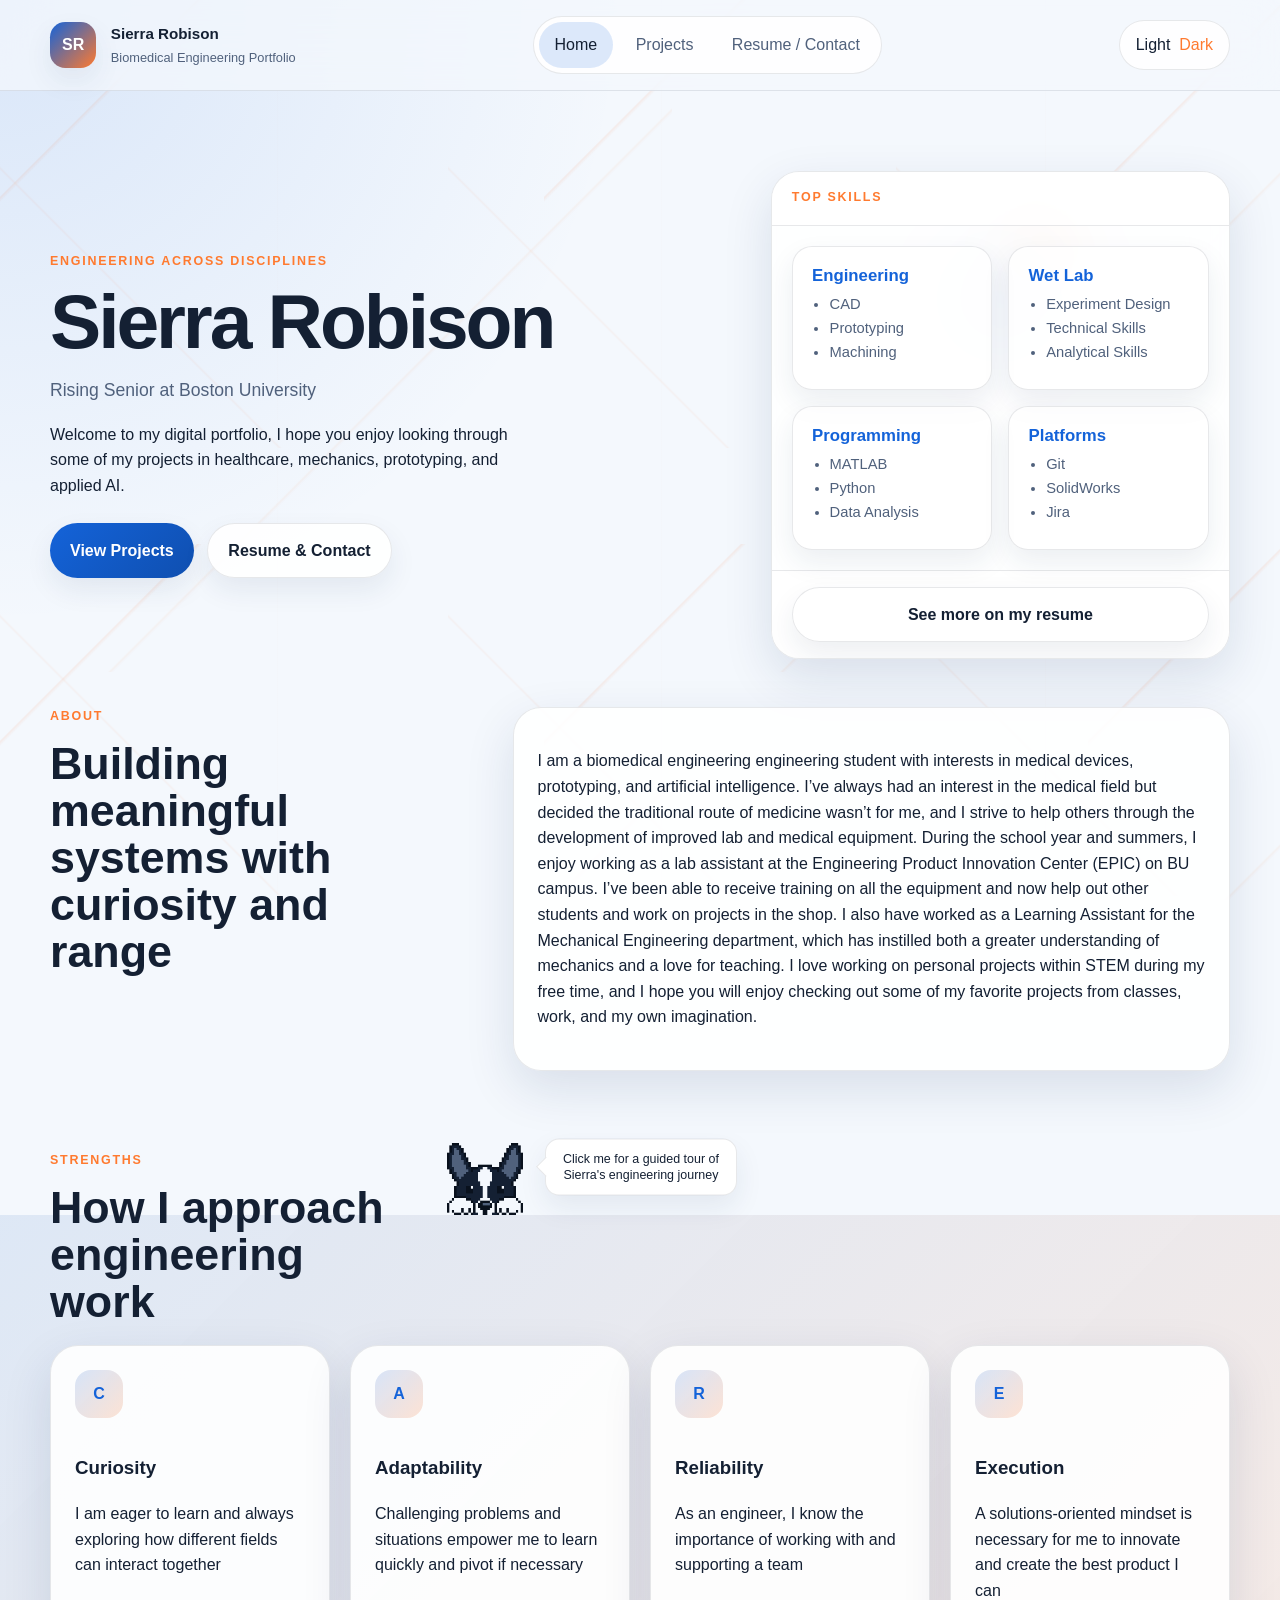
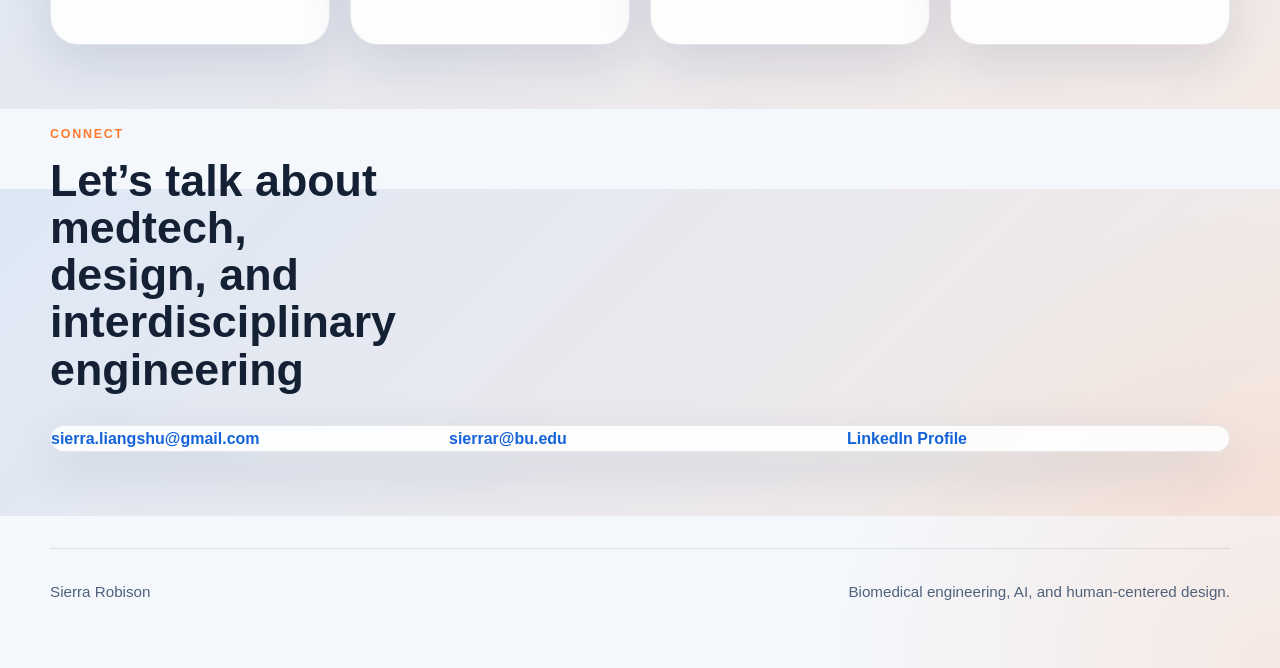
<file: index.html>
<!DOCTYPE html>
<html lang="en">
  <head>
    <!-- Google tag (gtag.js) -->
    <script async src="https://www.googletagmanager.com/gtag/js?id=G-KRKDCWG2F1"></script>
    <script>
      window.dataLayer = window.dataLayer || [];
      function gtag(){dataLayer.push(arguments);}
      gtag('js', new Date());

      gtag('config', 'G-KRKDCWG2F1');
    </script>
    <meta charset="UTF-8" />
    <meta name="viewport" content="width=device-width, initial-scale=1.0" />
    <title>Sierra Robison | Biomedical Engineering Portfolio</title>
    <meta
      name="description"
      content="Portfolio of Sierra Robison, a biomedical engineering student focused on AI, medtech, mechanics, and interdisciplinary design."
    />
    <link rel="preconnect" href="https://fonts.googleapis.com" />
    <link rel="preconnect" href="https://fonts.gstatic.com" crossorigin />
    <link rel="stylesheet" href="assets/css/styles.css" />
    <script defer src="assets/js/site.js"></script>
  </head>
  <body data-page="home">
    <div class="site-shell">
      <header class="site-header">
        <div class="container nav-wrap">
          <a class="brand" href="index.html">
            <span class="brand-mark">SR</span>
            <span class="brand-copy">
              <strong>Sierra Robison</strong>
              <span>Biomedical Engineering Portfolio</span>
            </span>
          </a>

          <nav class="site-nav" aria-label="Primary">
            <a class="nav-link active" href="index.html">Home</a>
            <a class="nav-link" href="projects.html">Projects</a>
            <a class="nav-link" href="resume-contact.html">Resume / Contact</a>
          </nav>

          <button class="theme-toggle" type="button" data-theme-toggle aria-label="Toggle color theme">
            <span class="theme-toggle-light">Light</span>
            <span class="theme-toggle-dark">Dark</span>
          </button>
        </div>
      </header>

      <main>
        <section class="hero-section">
          <div class="container hero-grid">
            <div class="hero-copy reveal">
              <p class="eyebrow">Engineering across disciplines</p>
              <h1>Sierra Robison</h1>
              <p class="hero-tagline">
                Rising Senior at Boston University
              </p>
              <p class="hero-text">
                Welcome to my digital portfolio, I hope you enjoy looking through some of my projects in healthcare, mechanics, prototyping, and applied AI. 
              </p>
              <div class="hero-actions">
                <a class="button button-primary" href="projects.html">View Projects</a>
                <a class="button button-secondary" href="resume-contact.html">Resume & Contact</a>
              </div>
            </div>

            <div class="hero-panel reveal reveal-delay">
              <div class="hero-orbit"></div>
              <div class="hero-skills glass-card">
                <div class="hero-skills-bar hero-skills-bar-top">
                  <p class="hero-card-label">Top skills</p>
                </div>
                <div class="hero-skill-grid">
                  <article class="hero-skill-tile">
                    <h2>Engineering</h2>
                    <ul>
                      <li>CAD</li>
                      <li>Prototyping</li>
                      <li>Machining</li>
                    </ul>
                  </article>
                  <article class="hero-skill-tile">
                    <h2>Wet Lab</h2>
                    <ul>
                      <li>Experiment Design</li>
                      <li>Technical Skills</li>
                      <li>Analytical Skills</li>
                    </ul>
                  </article>
                  <article class="hero-skill-tile">
                    <h2>Programming</h2>
                    <ul>
                      <li>MATLAB</li>
                      <li>Python</li>
                      <li>Data Analysis</li>
                    </ul>
                  </article>
                  <article class="hero-skill-tile">
                    <h2>Platforms</h2>
                    <ul>
                      <li>Git</li>
                      <li>SolidWorks</li>
                      <li>Jira</li>
                    </ul>
                  </article>
                </div>
                <div class="hero-skills-bar hero-skills-bar-bottom">
                  <a class="button button-secondary hero-resume-link" href="resume-contact.html">See more on my resume</a>
                </div>
              </div>
            </div>
          </div>
        </section>

        <section class="section">
          <div class="container section-grid section-grid-about">
            <div class="section-heading reveal">
              <p class="eyebrow">About</p>
              <h2>Building meaningful systems with curiosity and range</h2>
            </div>
            <div class="about-card card reveal reveal-delay">
              <p>
                I am a biomedical engineering engineering student with interests in medical devices, prototyping, and artificial intelligence. I’ve always had an interest in the medical field but decided the traditional route of medicine wasn’t for me, and I strive to help others through the development of improved lab and medical equipment. During the school year and summers, I enjoy working as a lab assistant at the Engineering Product Innovation Center (EPIC) on BU campus. I’ve been able to receive training on all the equipment and now help out other students and work on projects in the shop. I also have worked as a Learning Assistant for the Mechanical Engineering department, which has instilled both a greater understanding of mechanics and a love for teaching. I love working on personal projects within STEM during my free time, and I hope you will enjoy checking out some of my favorite projects from classes, work, and my own imagination.
              </p>
            </div>
          </div>
        </section>

        <section class="section section-alt">
          <div class="container">
            <div class="section-heading section-heading-with-dog reveal">
              <div>
                <p class="eyebrow">Strengths</p>
                <h2>How I approach engineering work</h2>
              </div>
              <button class="strengths-dog-callout" type="button" data-journey-open aria-label="Open guided tour of Sierra's engineering journey">
                <div class="strengths-dog-bubble">Click me for a guided tour of Sierra's engineering journey</div>
                <img
                  class="strengths-dog"
                  src="assets/media/projects/dog-gif.gif"
                  alt="Animated dog sitting by the strengths section"
                />
              </button>
            </div>
            <div class="traits-grid">
              <article class="trait-card card reveal">
                <span class="trait-icon">C</span>
                <h3>Curiosity</h3>
                <p>I am eager to learn and always exploring how different fields can interact together</p>
              </article>
              <article class="trait-card card reveal reveal-delay">
                <span class="trait-icon">A</span>
                <h3>Adaptability</h3>
                <p>Challenging problems and situations empower me to learn quickly and pivot if necessary</p>
              </article>
              <article class="trait-card card reveal reveal-delay-2">
                <span class="trait-icon">R</span>
                <h3>Reliability</h3>
                <p>As an engineer, I know the importance of working with and supporting a team</p>
              </article>
              <article class="trait-card card reveal reveal-delay-3">
                <span class="trait-icon">E</span>
                <h3>Execution</h3>
                <p>A solutions-oriented mindset is necessary for me to innovate and create the best product I can</p>
              </article>
            </div>
          </div>
        </section>

        <section class="section section-alt">
          <div class="container contact-preview-wrap">
            <div class="section-heading reveal">
              <p class="eyebrow">Connect</p>
              <h2>Let’s talk about medtech, design, and interdisciplinary engineering</h2>
            </div>
            <div class="contact-preview card reveal reveal-delay">
              <a href="mailto:sierra.liangshu@gmail.com">sierra.liangshu@gmail.com</a>
              <a href="mailto:sierrar@bu.edu">sierrar@bu.edu</a>
              <a href="https://www.linkedin.com/in/sierra-robison" target="_blank" rel="noreferrer">LinkedIn Profile</a>
            </div>
          </div>
        </section>
      </main>

      <div class="journey-modal" id="journey-modal" aria-hidden="true">
        <div class="journey-backdrop" data-journey-close></div>
        <div class="journey-dialog" role="dialog" aria-modal="true" aria-labelledby="journey-title">
          <button class="journey-close" type="button" data-journey-close aria-label="Close engineering journey">Close</button>
          <div class="journey-header">
            <p class="eyebrow">Guided Tour</p>
            <h2 id="journey-title">My Engineering Journey</h2>
            <img class="journey-header-icon journey-header-beaker" src="assets/media/projects/beaker-icon.png" alt="" aria-hidden="true" />
            <img class="journey-header-icon journey-header-pencil" src="assets/media/projects/pencil-icon.png" alt="" aria-hidden="true" />
            <p>
              Please take the time to learn more about my background, motivation, and aspirations through a timeline of projects and jobs that shaped who I am as an engineer.
            </p>
          </div>

          <div class="journey-canvas">
            <img class="journey-floating-icon journey-floating-computer" src="assets/media/projects/computer-icon.png" alt="" aria-hidden="true" />
            <img class="journey-floating-icon journey-floating-electric" src="assets/media/projects/electric-components-icon.png" alt="" aria-hidden="true" />
            <img class="journey-floating-icon journey-floating-wrench" src="assets/media/projects/wrench-icon.png" alt="" aria-hidden="true" />
            <img class="journey-floating-icon journey-floating-hardhat" src="assets/media/projects/hard-hat-icon.png" alt="" aria-hidden="true" />
            <img class="journey-floating-icon journey-floating-paper" src="assets/media/projects/paper-icon.png" alt="" aria-hidden="true" />
            <img class="journey-floating-icon journey-floating-apple" src="assets/media/projects/apple-icon.png" alt="" aria-hidden="true" />
            <div class="journey-blurb journey-blurb-ai">
              <h3>Early intersection of AI and Healthcare</h3>
              <p>
                When I was in highschool, I took a summer course in machine learning at Boston University, where I now study engineering. The course, AI4ALL, was the first time I was introduced to AI, and I was able to work with a group of other highschoolers on a binary classification model. With help from our instructors, we created a model that differentiated between chest X-rays with and without COVID-19. Biotechnology was my favorite subject in high school, and I loved how AI could be integrated into healthcare and diagnostic tools.
              </p>
            </div>
            <figure class="journey-photo journey-photo-ai">
              <img src="assets/media/projects/ai4all-data.png" alt="AI4ALL medical imaging project graph" />
              <figcaption>AI4ALL introduced me to medical imaging, data, and model performance.</figcaption>
            </figure>
            <img class="journey-asset-arrow journey-arrow-ai" src="assets/media/projects/arrow_southwest_transparent.png" alt="" aria-hidden="true" />

            <figure class="journey-photo journey-photo-medtronic">
              <img src="assets/media/projects/medtronic-me.png" alt="Sierra during Medtronic internship presentation" />
              <figcaption>At Medtronic, AI connected to surgical robotics and real medical technology.</figcaption>
            </figure>
            <div class="journey-blurb journey-blurb-medtronic">
              <h3>Computer vision and intro to medical devices</h3>
              <p>
                During the summer after my freshman year of university, I was a WISE intern in the Surgical Robotics department of Medtronic. I worked on the Research & Technology team, collaborating on a computer vision project. Honestly, I felt out of my depth at first figuring out Linux, Bitbucket, Jira, and how to independently work on my project, but overtime, I learned the skills I needed to succeed. Medtronic’s Hugo RAS system amazed me, and triggered my interest in pursuing medical devices.
              </p>
            </div>

            <div class="journey-blurb journey-blurb-bluegait">
              <h3>My own medical device</h3>
              <p>
                Going into sophomore year, I was excited to take a hands-on engineering class where we would work in a team of engineers in different disciplines to create a product. Lucky for me, I got my first choice of project, which was a wearable device to track the heel and toe strikes of a stroke recovery patient. Building the device quickly took up my free time as my team and I designed, soldered, troubleshooted, and refined. Our product, BlueGait, had arm and foot components, which communicated through bluetooth. We were voted third place among all of the gait tracking devices, though I will brag that we had the only successful use of Bluetooth. Despite its somewhat rudimentary appearance, I’m still proud of the work we did, remembering why we made the decisions we did on every single part of the device.
              </p>
            </div>
            <img class="journey-asset-arrow journey-arrow-gait-image" src="assets/media/projects/arrow_east_transparent.png" alt="" aria-hidden="true" />
            <figure class="journey-photo journey-photo-bluegait">
              <img src="assets/media/projects/gait-components.png" alt="BlueGait wearable rehabilitation device components" />
              <figcaption>BlueGait combined sensing, feedback, and rehabilitation-focused design.</figcaption>
            </figure>
            <img class="journey-asset-arrow journey-arrow-emg-gait" src="assets/media/projects/arrow_north_transparent.png" alt="" aria-hidden="true" />

            <figure class="journey-photo journey-photo-emg">
              <img src="assets/media/projects/emg-circuit.png" alt="EMG system circuit diagram" />
              <figcaption>The EMG system connected biological signals to electronic processing and motion.</figcaption>
            </figure>
            <div class="journey-blurb journey-blurb-emg">
              <h3>Further into medical electronics</h3>
              <p>
                During my junior year, while studying abroad in Sydney, I took a Biomedical Instrumentation course. Our final project was the creation of an EMG system. I tackled the circuit design while my team worked on the program. I learned how muscle signals can be amplified, filtered, interpreted, and analyzed, and spent more hours than I’d like to admit adjusting resistor values. Even though my teammate blew up our Arduino on presentation day, I am just happy to have learned so much about the inner workings of medical devices. 
              </p>
            </div>
            <img class="journey-asset-arrow journey-arrow-emg-image" src="assets/media/projects/arrow_west_transparent.png" alt="" aria-hidden="true" />

            <div class="journey-blurb journey-blurb-epic">
              <h3>Having an EPIC job</h3>
              <p>
                Since sophomore year, I started working at the Engineering Product Innovation Center at BU. I had used EPIC for the gait tracker project and was eager to learn how to use all of the machines. Unfortunately, there’s not much machining in the biomedical engineering major (a real shame), so I applied to work there. During the school year, I learned what I could, helped people in the shop, and cleaned a lot of machines. I decided to continue working there during the summer after sophomore year in order to have the time to perform all of the introductory projects for the machines. It was even more fun than I expected, and in the summer, we had time to work on projects to improve the lab too. For example, I got to use the 3D scanner to demonstrate how to rapidly and cheaply prototype a product. My semester in Sydney started in July, so I tried to absorb as much as I could during that summer. It solidified my interest in mechanical engineering, CAD, and machining.
              </p>
            </div>
            <figure class="journey-photo journey-photo-epic">
              <img src="assets/media/projects/drill-reproduction.png" alt="Scanned drill with laser cut and 3D printed reproductions" />
              <figcaption>EPIC gave me practical experience with scanning, fabrication, machining, and prototyping.</figcaption>
            </figure>
            <img class="journey-asset-arrow journey-arrow-teaching" src="assets/media/projects/arrow_northeast_transparent.png" alt="" aria-hidden="true" />

            <figure class="journey-photo journey-photo-la">
              <img src="assets/media/projects/la-expo-me.png" alt="Learning Assistant expo presentation" />
              <figcaption>Teaching mechanics helped me care about how people learn engineering.</figcaption>
            </figure>
            <div class="journey-blurb journey-blurb-la">
              <h3>Learning became teaching</h3>
              <p>
                During the same semester I started working at EPIC, I became a learning assistant for Static Mechanics. I fell in love with the Static Mechanics class when I took it the previous semester. The content was so much fun for me– problem solving, math, and physics, what was there not to love? I also liked the format of the class, so I applied to be an LA. Teaching was more rewarding than I expected. I learned to think about how different people approach problems, often realizing I needed to delve further into the content to answer my students’ questions. I hope to teach in some capacity in the future as well as to adopt the inquisitive nature of my students.
              </p>
            </div>
          </div>
        </div>
      </div>

      <footer class="site-footer">
        <div class="container footer-wrap">
          <p>Sierra Robison</p>
          <p>Biomedical engineering, AI, and human-centered design.</p>
        </div>
      </footer>
    </div>
  </body>
</html>
</file>
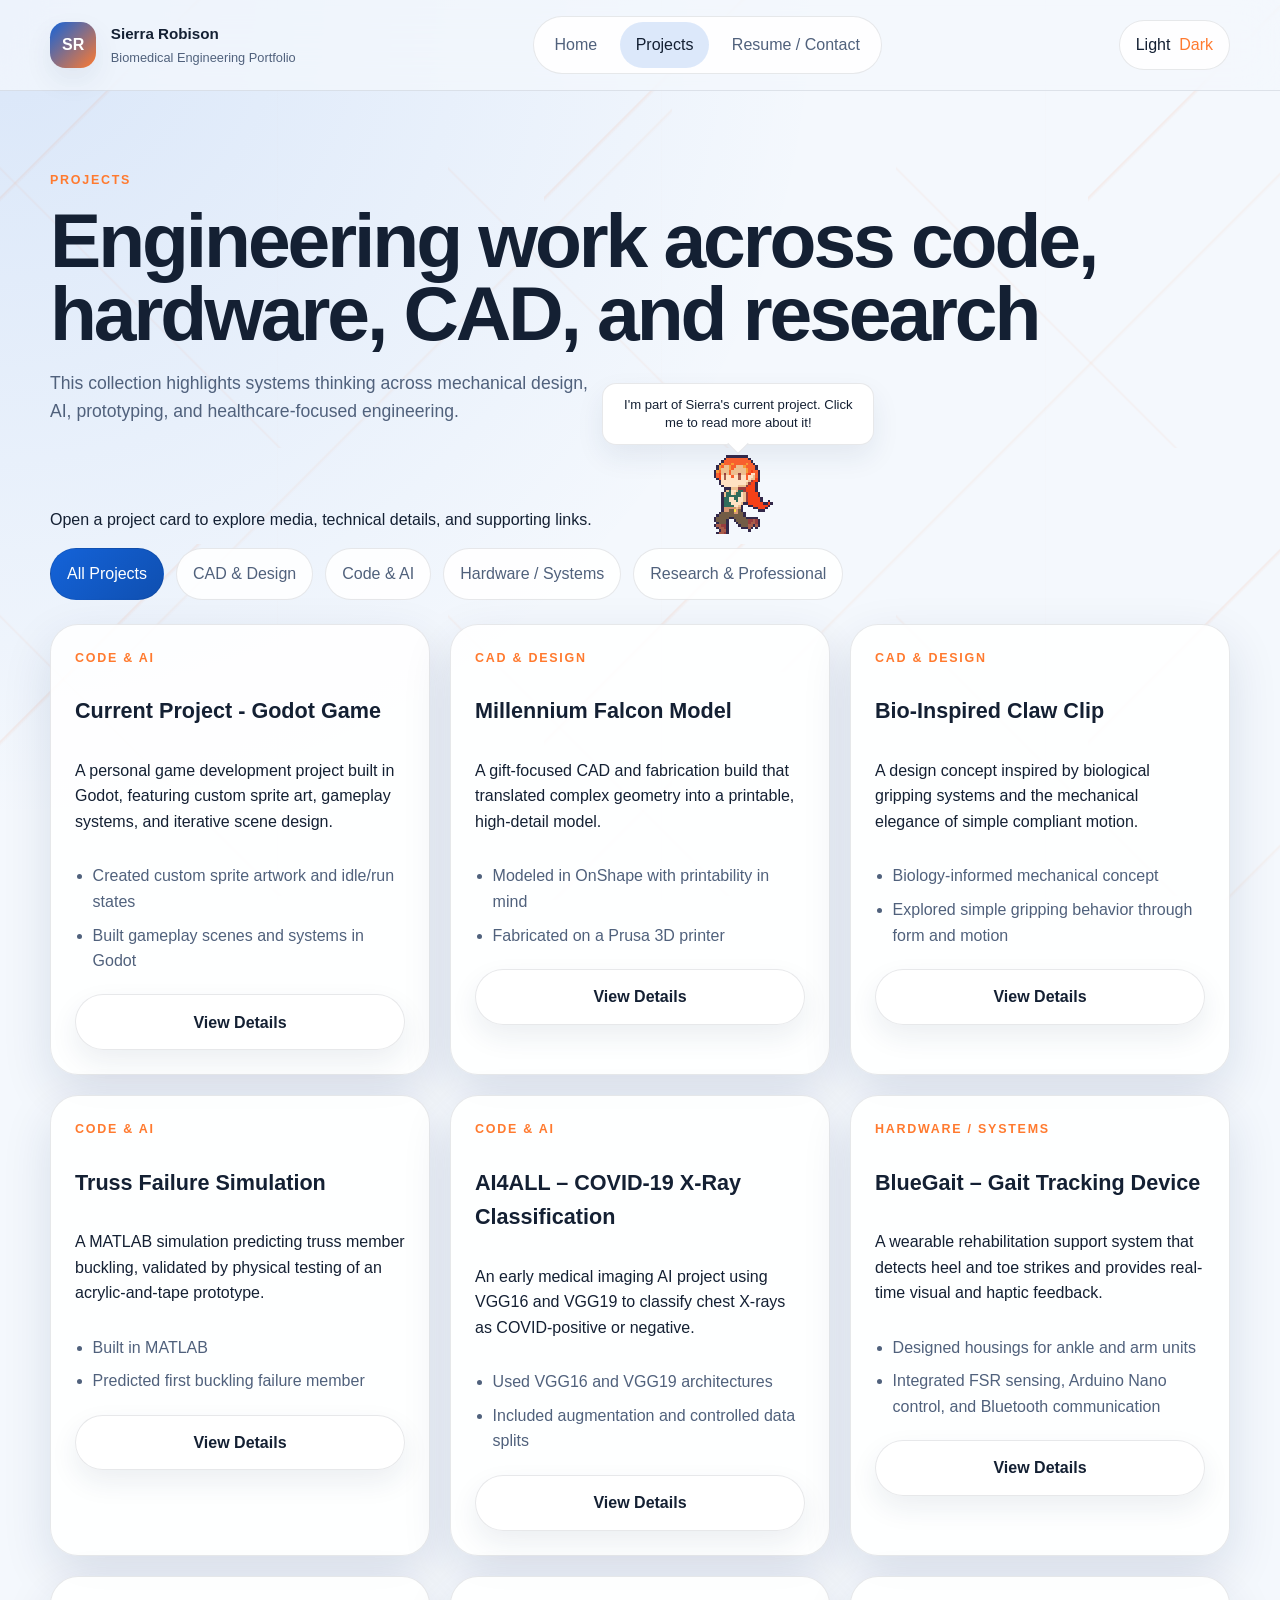
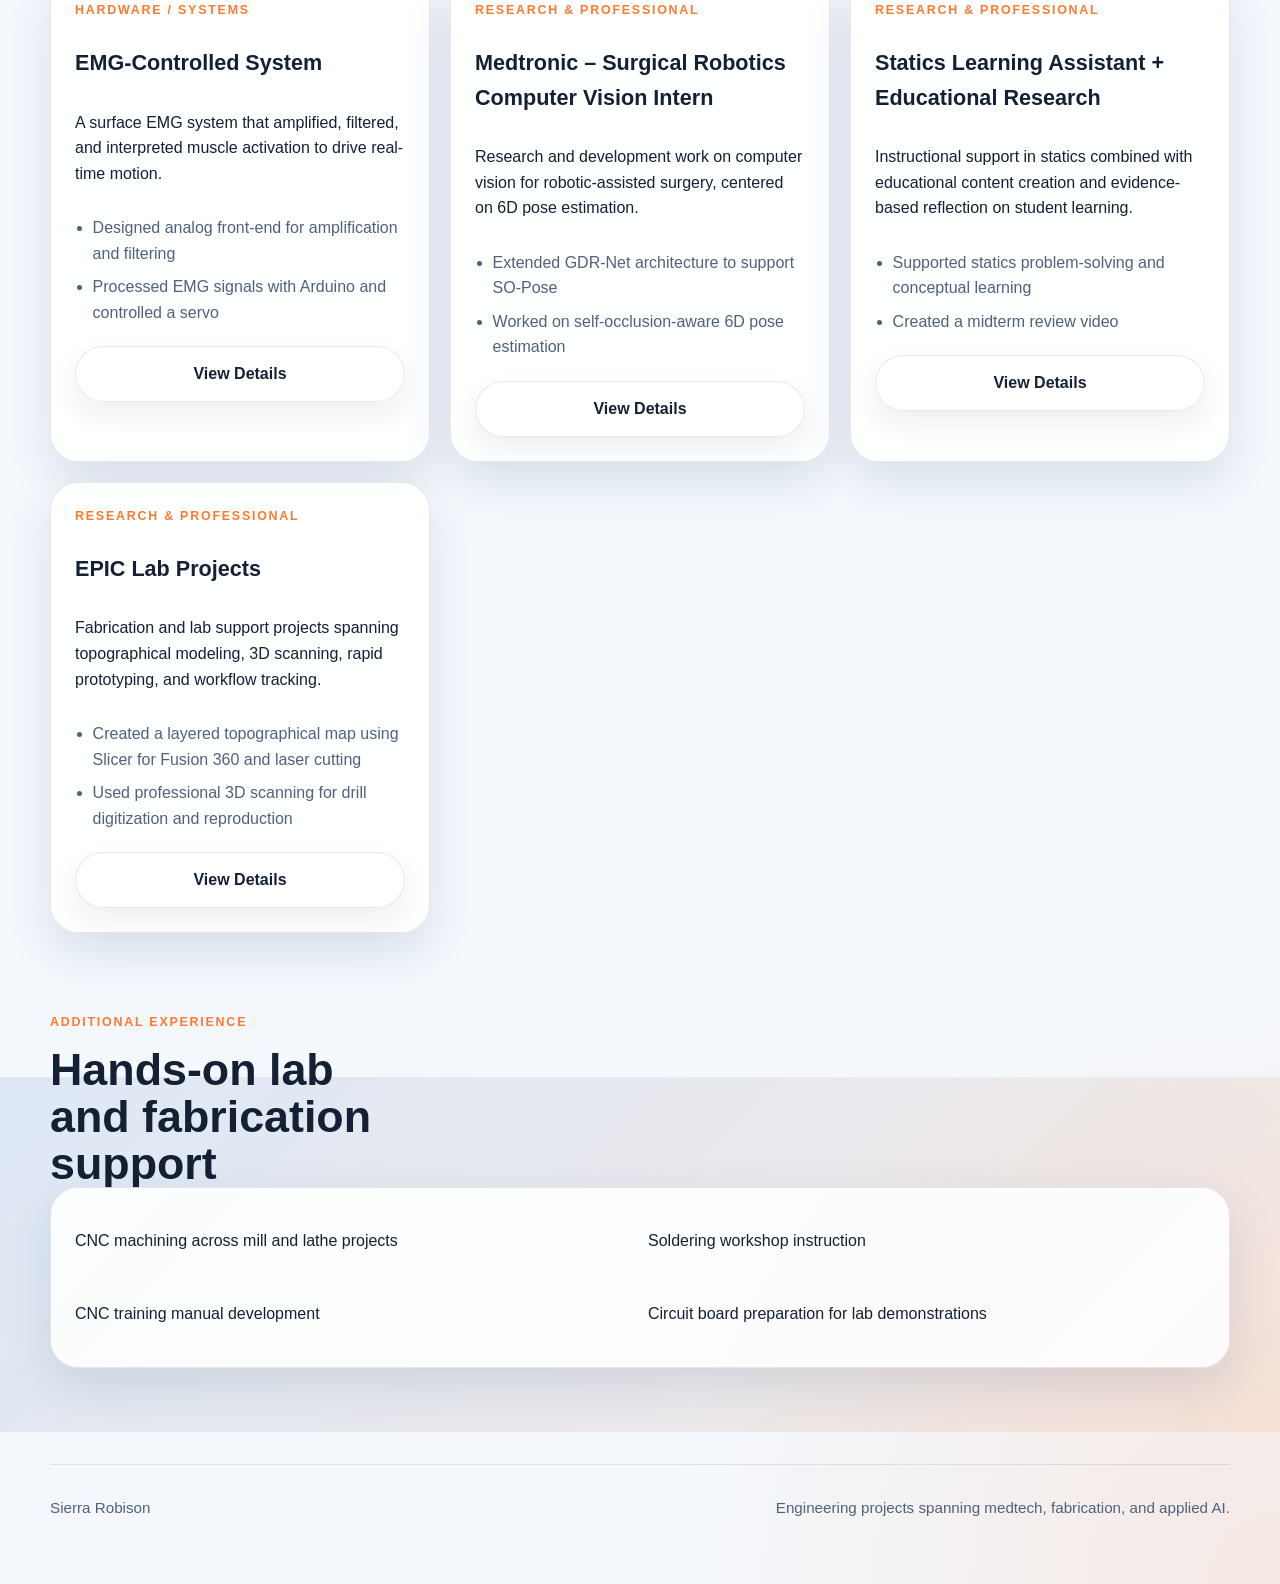
<file: projects.html>
<!DOCTYPE html>
<html lang="en">
  <head>
    <!-- Google tag (gtag.js) -->
    <script async src="https://www.googletagmanager.com/gtag/js?id=G-KRKDCWG2F1"></script>
    <script>
      window.dataLayer = window.dataLayer || [];
      function gtag(){dataLayer.push(arguments);}
      gtag('js', new Date());

      gtag('config', 'G-KRKDCWG2F1');
    </script>
    <meta charset="UTF-8" />
    <meta name="viewport" content="width=device-width, initial-scale=1.0" />
    <title>Projects | Sierra Robison</title>
    <meta
      name="description"
      content="Selected engineering, AI, hardware, and research projects by Sierra Robison."
    />
    <link rel="stylesheet" href="assets/css/styles.css" />
    <script defer src="assets/js/projects-data.js"></script>
    <script defer src="assets/js/site.js"></script>
  </head>
  <body data-page="projects">
    <div class="site-shell">
      <header class="site-header">
        <div class="container nav-wrap">
          <a class="brand" href="index.html">
            <span class="brand-mark">SR</span>
            <span class="brand-copy">
              <strong>Sierra Robison</strong>
              <span>Biomedical Engineering Portfolio</span>
            </span>
          </a>

          <nav class="site-nav" aria-label="Primary">
            <a class="nav-link" href="index.html">Home</a>
            <a class="nav-link active" href="projects.html">Projects</a>
            <a class="nav-link" href="resume-contact.html">Resume / Contact</a>
          </nav>

          <button class="theme-toggle" type="button" data-theme-toggle aria-label="Toggle color theme">
            <span class="theme-toggle-light">Light</span>
            <span class="theme-toggle-dark">Dark</span>
          </button>
        </div>
      </header>

      <main>
        <section class="page-hero">
          <div class="container page-hero-grid">
            <div class="reveal">
              <p class="eyebrow">Projects</p>
              <h1>Engineering work across code, hardware, CAD, and research</h1>
              <p class="page-intro">
                This collection highlights systems thinking across mechanical design, AI, prototyping, and
                healthcare-focused engineering.
              </p>
            </div>
          </div>
        </section>

        <section class="section">
          <div class="container">
            <div>
              <p>Open a project card to explore media, technical details, and supporting links.</p>
            </div>
            <div class="filter-bar reveal" id="project-filters" aria-label="Project categories">
              <button class="filter-chip active" type="button" data-filter="all">All Projects</button>
              <button class="filter-chip" type="button" data-filter="CAD & Design">CAD &amp; Design</button>
              <button class="filter-chip" type="button" data-filter="Code & AI">Code &amp; AI</button>
              <button class="filter-chip" type="button" data-filter="Hardware / Systems">Hardware / Systems</button>
              <button class="filter-chip" type="button" data-filter="Research & Professional">Research &amp; Professional</button>
            </div>
            <div class="project-sprite-callout" data-project-sprite aria-hidden="true">
              <div class="project-sprite-bubble">
                I'm part of Sierra's current project. Click me to read more about it!
              </div>
              <button class="project-sprite-button" type="button" data-project-sprite-button aria-label="Open current Godot game project">
                <img
                  src="assets/media/projects/sprite-run.gif"
                  alt="Animated game sprite"
                  data-project-sprite-image
                />
              </button>
            </div>

            <div class="projects-grid" id="projects-grid" aria-live="polite"></div>
          </div>
        </section>

        <section class="section section-alt">
          <div class="container">
            <div class="section-heading reveal">
              <p class="eyebrow">Additional Experience</p>
              <h2>Hands-on lab and fabrication support</h2>
            </div>
            <div class="additional-experience card reveal reveal-delay">
              <p>CNC machining across mill and lathe projects</p>
              <p>Soldering workshop instruction</p>
              <p>CNC training manual development</p>
              <p>Circuit board preparation for lab demonstrations</p>
            </div>
          </div>
        </section>
      </main>

      <div class="modal" id="project-modal" aria-hidden="true">
        <div class="modal-backdrop" data-close-modal></div>
        <div class="modal-dialog" role="dialog" aria-modal="true" aria-labelledby="modal-title">
          <button class="modal-close" type="button" data-close-modal aria-label="Close project details">Close</button>
          <div class="modal-content" id="modal-content"></div>
        </div>
      </div>

      <footer class="site-footer">
        <div class="container footer-wrap">
          <p>Sierra Robison</p>
          <p>Engineering projects spanning medtech, fabrication, and applied AI.</p>
        </div>
      </footer>
    </div>
  </body>
</html>
</file>
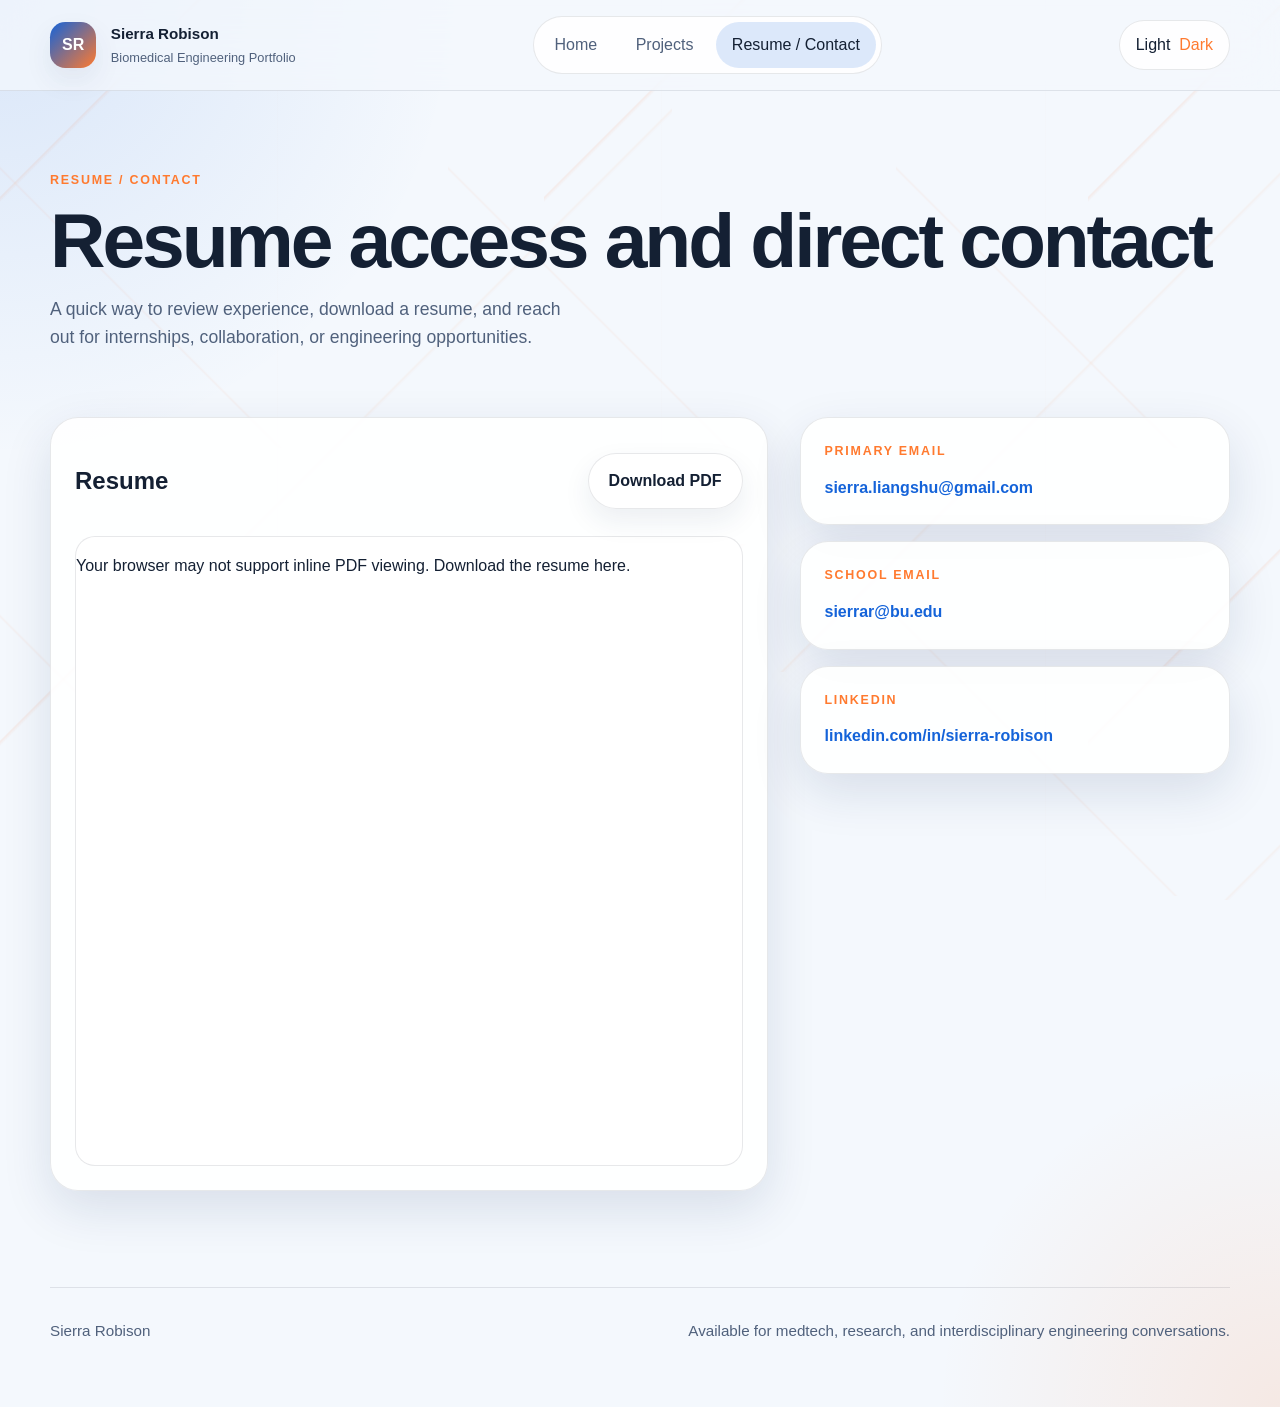
<file: resume-contact.html>
<!DOCTYPE html>
<html lang="en">
  <head>
    <!-- Google tag (gtag.js) -->
    <script async src="https://www.googletagmanager.com/gtag/js?id=G-KRKDCWG2F1"></script>
    <script>
      window.dataLayer = window.dataLayer || [];
      function gtag(){dataLayer.push(arguments);}
      gtag('js', new Date());

      gtag('config', 'G-KRKDCWG2F1');
    </script>
    <meta charset="UTF-8" />
    <meta name="viewport" content="width=device-width, initial-scale=1.0" />
    <title>Resume & Contact | Sierra Robison</title>
    <meta
      name="description"
      content="Resume and contact information for Sierra Robison."
    />
    <link rel="stylesheet" href="assets/css/styles.css" />
    <script defer src="assets/js/site.js"></script>
  </head>
  <body data-page="resume">
    <div class="site-shell">
      <header class="site-header">
        <div class="container nav-wrap">
          <a class="brand" href="index.html">
            <span class="brand-mark">SR</span>
            <span class="brand-copy">
              <strong>Sierra Robison</strong>
              <span>Biomedical Engineering Portfolio</span>
            </span>
          </a>

          <nav class="site-nav" aria-label="Primary">
            <a class="nav-link" href="index.html">Home</a>
            <a class="nav-link" href="projects.html">Projects</a>
            <a class="nav-link active" href="resume-contact.html">Resume / Contact</a>
          </nav>

          <button class="theme-toggle" type="button" data-theme-toggle aria-label="Toggle color theme">
            <span class="theme-toggle-light">Light</span>
            <span class="theme-toggle-dark">Dark</span>
          </button>
        </div>
      </header>

      <main>
        <section class="page-hero">
          <div class="container page-hero-grid">
            <div class="reveal">
              <p class="eyebrow">Resume / Contact</p>
              <h1>Resume access and direct contact</h1>
              <p class="page-intro">
                A quick way to review experience, download a resume, and reach out for internships,
                collaboration, or engineering opportunities.
              </p>
            </div>
            <!-- <div class="page-hero-card glass-card reveal reveal-delay">
              <a class="button button-primary" href="assets/media/resume/resume.pdf" download>Download Resume</a>
            </div> -->
          </div>
        </section>

        <section class="section">
          <div class="container resume-grid">
            <article class="resume-panel card reveal">
              <div class="resume-panel-header">
                <h2>Resume</h2>
                <a class="button button-secondary" href="assets/media/resume/resume.pdf" download>Download PDF</a>
              </div>
              <div class="resume-frame-wrap">
                <object
                  class="resume-frame"
                  data="assets/media/resume/resume.pdf"
                  type="application/pdf"
                  aria-label="Resume PDF viewer"
                >
                  <p>
                    Your browser may not support inline PDF viewing.
                    <a href="assets/media/resume/resume.pdf" download>Download the resume here.</a>
                  </p>
                </object>
              </div>
            </article>

            <aside class="contact-panel reveal reveal-delay">
              <article class="card contact-card">
                <p class="eyebrow">Primary Email</p>
                <a href="mailto:sierra.liangshu@gmail.com">sierra.liangshu@gmail.com</a>
              </article>
              <article class="card contact-card">
                <p class="eyebrow">School Email</p>
                <a href="mailto:sierrar@bu.edu">sierrar@bu.edu</a>
              </article>
              <article class="card contact-card">
                <p class="eyebrow">LinkedIn</p>
                <a href="https://www.linkedin.com/in/sierra-robison" target="_blank" rel="noreferrer">
                  linkedin.com/in/sierra-robison
                </a>
              </article>
            </aside>
          </div>
        </section>
      </main>

      <footer class="site-footer">
        <div class="container footer-wrap">
          <p>Sierra Robison</p>
          <p>Available for medtech, research, and interdisciplinary engineering conversations.</p>
        </div>
      </footer>
    </div>
  </body>
</html>
</file>
<file: assets/css/styles.css>
:root {
  color-scheme: light dark;
  --bg: #f4f8fd;
  --bg-elevated: rgba(255, 255, 255, 0.88);
  --bg-strong: #ffffff;
  --bg-accent: linear-gradient(135deg, rgba(15, 90, 180, 0.12), rgba(255, 132, 53, 0.14));
  --text: #142033;
  --text-soft: #50617c;
  --line: rgba(20, 32, 51, 0.1);
  --primary: #1463d9;
  --primary-strong: #0f4fb0;
  --accent: #ff7a2f;
  --shadow: 0 18px 50px rgba(20, 45, 90, 0.12);
  --shadow-soft: 0 12px 28px rgba(20, 45, 90, 0.08);
  --radius-lg: 28px;
  --radius-md: 20px;
  --radius-sm: 14px;
  --container: 1180px;
  --space-1: 0.75rem;
  --space-2: 1rem;
  --space-3: 1.5rem;
  --space-4: 2rem;
  --space-5: 3rem;
  --space-6: 5rem;
  --transition: 200ms ease;
}

:root[data-theme="dark"] {
  --bg: #09111d;
  --bg-elevated: rgba(10, 22, 37, 0.82);
  --bg-strong: #0f1b2d;
  --bg-accent: linear-gradient(135deg, rgba(20, 99, 217, 0.18), rgba(255, 122, 47, 0.16));
  --text: #eef5ff;
  --text-soft: #a8bad3;
  --line: rgba(168, 186, 211, 0.16);
  --primary: #67a6ff;
  --primary-strong: #8ebdff;
  --accent: #ff964f;
  --shadow: 0 20px 60px rgba(0, 0, 0, 0.35);
  --shadow-soft: 0 12px 30px rgba(0, 0, 0, 0.22);
}

* {
  box-sizing: border-box;
}

html {
  scroll-behavior: smooth;
}

body {
  margin: 0;
  background:
    radial-gradient(circle at top left, rgba(20, 99, 217, 0.12), transparent 24%),
    radial-gradient(circle at bottom right, rgba(255, 122, 47, 0.12), transparent 18%),
    var(--bg);
  color: var(--text);
  font-family: "Avenir Next", "Segoe UI", "Helvetica Neue", sans-serif;
  line-height: 1.6;
}

body::before {
  content: "";
  position: fixed;
  inset: 0;
  z-index: 0;
  pointer-events: none;
  background:
    linear-gradient(135deg, transparent 0 18%, rgba(255, 122, 47, 0.12) 18.2%, transparent 18.6% 100%),
    linear-gradient(45deg, transparent 0 31%, rgba(255, 122, 47, 0.08) 31.2%, transparent 31.55% 100%),
    linear-gradient(135deg, transparent 0 58%, rgba(255, 122, 47, 0.08) 58.15%, transparent 58.45% 100%),
    linear-gradient(90deg, transparent 0 72%, rgba(255, 122, 47, 0.06) 72.1%, transparent 72.3% 100%);
  background-size: 34rem 34rem, 28rem 28rem, 42rem 42rem, 24rem 24rem;
  opacity: 0.72;
}

body.modal-open {
  overflow: hidden;
}

img,
video {
  max-width: 100%;
  display: block;
}

a {
  color: inherit;
  text-decoration: none;
}

button,
input,
textarea,
select {
  font: inherit;
}

.container {
  width: min(calc(100% - 2rem), var(--container));
  margin: 0 auto;
}

.site-shell {
  min-height: 100vh;
  position: relative;
  z-index: 1;
}

.site-header {
  position: sticky;
  top: 0;
  z-index: 20;
  backdrop-filter: blur(20px);
  background: color-mix(in srgb, var(--bg) 76%, transparent);
  border-bottom: 1px solid var(--line);
}

.nav-wrap,
.footer-wrap {
  display: flex;
  align-items: center;
  justify-content: space-between;
  gap: var(--space-2);
  padding: 1rem 0;
}

.brand {
  display: inline-flex;
  align-items: center;
  gap: 0.9rem;
}

.brand-mark {
  display: inline-grid;
  place-items: center;
  width: 2.9rem;
  height: 2.9rem;
  border-radius: 0.95rem;
  background: linear-gradient(135deg, var(--primary), var(--accent));
  color: white;
  font-weight: 700;
  box-shadow: var(--shadow-soft);
}

.brand-copy {
  display: grid;
  gap: 0.1rem;
  font-size: 0.95rem;
}

.brand-copy span {
  color: var(--text-soft);
  font-size: 0.8rem;
}

.site-nav {
  display: inline-flex;
  gap: 0.4rem;
  align-items: center;
  padding: 0.3rem;
  background: var(--bg-elevated);
  border: 1px solid var(--line);
  border-radius: 999px;
}

.nav-link {
  padding: 0.65rem 1rem;
  border-radius: 999px;
  color: var(--text-soft);
  transition: background var(--transition), color var(--transition), transform var(--transition);
}

.nav-link:hover,
.nav-link:focus-visible,
.nav-link.active {
  background: color-mix(in srgb, var(--primary) 14%, transparent);
  color: var(--text);
}

.theme-toggle,
.button,
.filter-chip,
.modal-close {
  border: 0;
  cursor: pointer;
  transition: transform var(--transition), background var(--transition), color var(--transition), box-shadow var(--transition);
}

.theme-toggle {
  display: inline-flex;
  align-items: center;
  gap: 0.55rem;
  padding: 0.7rem 1rem;
  border-radius: 999px;
  background: var(--bg-elevated);
  color: var(--text);
  border: 1px solid var(--line);
}

.theme-toggle:hover,
.button:hover,
.filter-chip:hover,
.modal-close:hover {
  transform: translateY(-1px);
}

.theme-toggle-dark {
  color: var(--accent);
}

.hero-section,
.page-hero {
  padding: var(--space-6) 0 var(--space-5);
}

.hero-grid,
.page-hero-grid,
.resume-grid,
.section-grid {
  display: grid;
  gap: var(--space-4);
}

.hero-grid {
  grid-template-columns: 1.2fr 0.8fr;
  align-items: center;
}

.hero-copy h1,
.page-hero h1 {
  margin: 0;
  font-size: clamp(2.8rem, 6vw, 5rem);
  line-height: 0.96;
  letter-spacing: -0.04em;
}

.hero-tagline,
.page-intro {
  font-size: 1.1rem;
  color: var(--text-soft);
  max-width: 55ch;
}

.hero-text {
  max-width: 54ch;
}

.hero-actions,
.project-links {
  display: flex;
  flex-wrap: wrap;
  gap: 0.85rem;
  margin-top: 1.5rem;
}

.button {
  display: inline-flex;
  align-items: center;
  justify-content: center;
  padding: 0.88rem 1.25rem;
  border-radius: 999px;
  font-weight: 600;
  box-shadow: var(--shadow-soft);
}

.button-primary {
  background: linear-gradient(135deg, var(--primary), var(--primary-strong));
  color: white;
}

.button-secondary {
  background: var(--bg-elevated);
  color: var(--text);
  border: 1px solid var(--line);
}

.hero-panel,
.page-hero-card {
  position: relative;
  min-height: 20rem;
}

.glass-card,
.card {
  background: var(--bg-elevated);
  border: 1px solid var(--line);
  box-shadow: var(--shadow);
}

.glass-card {
  backdrop-filter: blur(18px);
}

.hero-card,
.hero-skills,
.page-hero-card,
.card {
  border-radius: var(--radius-lg);
}

.hero-card,
.hero-skills {
  position: relative;
  z-index: 1;
  overflow: hidden;
}

.hero-card-label,
.eyebrow,
.project-category {
  text-transform: uppercase;
  letter-spacing: 0.14em;
  font-size: 0.78rem;
  color: var(--accent);
  margin: 0 0 0.8rem;
  font-weight: 700;
}

.hero-focus-list,
.project-highlights,
.modal-highlights {
  padding-left: 1.1rem;
  margin: 0;
}

.hero-metrics {
  display: grid;
  grid-template-columns: repeat(2, minmax(0, 1fr));
  gap: 1rem;
  margin-top: 1rem;
}

.hero-skill-grid {
  display: grid;
  grid-template-columns: repeat(2, minmax(0, 1fr));
  gap: 1rem;
  padding: 1.25rem;
}

.hero-skills-bar {
  background: color-mix(in srgb, var(--bg-strong) 64%, transparent);
  border-color: var(--line);
}

.hero-skills-bar-top {
  border-bottom: 1px solid var(--line);
  padding: 1rem 1.25rem 0.25rem;
}

.hero-skills-bar-bottom {
  border-top: 1px solid var(--line);
  padding: 1rem 1.25rem;
}

.hero-skill-tile {
  display: grid;
  align-content: start;
  min-height: 9rem;
  padding: 1.2rem;
  border: 1px solid var(--line);
  border-radius: var(--radius-md);
  background: color-mix(in srgb, var(--bg-strong) 72%, transparent);
  box-shadow: var(--shadow-soft);
}

.hero-skill-tile h2 {
  margin: 0 0 0.55rem;
  color: var(--primary);
  font-size: 1.05rem;
  line-height: 1.2;
}

.hero-skill-tile ul {
  margin: 0;
  padding-left: 1.1rem;
  color: var(--text-soft);
  font-size: 0.92rem;
  line-height: 1.35;
}

.hero-skill-tile li + li {
  margin-top: 0.25rem;
}

.hero-resume-link {
  width: 100%;
}

.metric-card {
  padding: 1.2rem;
  border-radius: var(--radius-md);
}

.metric-value {
  display: block;
  font-size: 2rem;
  font-weight: 700;
}

.metric-label {
  color: var(--text-soft);
}

.hero-orbit {
  position: absolute;
  inset: 1rem auto auto 50%;
  width: 14rem;
  height: 14rem;
  transform: translateX(-50%);
  border-radius: 50%;
  background:
    radial-gradient(circle at center, rgba(20, 99, 217, 0.28) 0, rgba(20, 99, 217, 0.08) 38%, transparent 60%),
    radial-gradient(circle at 70% 25%, rgba(255, 122, 47, 0.28) 0, transparent 32%);
  filter: blur(6px);
}

.section {
  padding: 0 0 var(--space-6);
}

.section-alt {
  position: relative;
}

.section-alt::before {
  content: "";
  position: absolute;
  inset: 4rem 0 1rem;
  background: var(--bg-accent);
  opacity: 0.8;
  pointer-events: none;
}

.section > .container,
.section-alt > .container {
  position: relative;
  z-index: 1;
}

.section-grid-about {
  grid-template-columns: 0.75fr 1.25fr;
  align-items: start;
}

.section-heading h2 {
  margin: 0;
  font-size: clamp(2rem, 3.5vw, 3rem);
  line-height: 1.05;
  max-width: 14ch;
}

.section-heading-with-dog {
  position: relative;
  max-width: 36rem;
  margin-bottom: 1.25rem;
  min-height: 4rem;
}

.strengths-dog-callout {
  position: absolute;
  left: min(40rem, calc(14ch + 17rem));
  top: calc(4rem - clamp(4.8rem, 8vw, 6rem));
  width: clamp(15rem, 30vw, 20rem);
  display: grid;
  grid-template-columns: auto minmax(8rem, 12rem);
  align-items: center;
  gap: 0.75rem;
  padding: 0;
  border: 0;
  background: transparent;
  color: inherit;
  cursor: pointer;
}

.strengths-dog-bubble {
  position: absolute;
  left: calc(clamp(4.8rem, 8vw, 6rem) * 0.9 + 0.75rem);
  top: 50%;
  width: min(12rem, 34vw);
  margin: 0;
  padding: 0.7rem 0.85rem;
  border: 1px solid var(--line);
  border-radius: var(--radius-sm);
  background: var(--bg-strong);
  color: var(--text);
  box-shadow: var(--shadow-soft);
  font-size: 0.78rem;
  line-height: 1.3;
  text-align: center;
  transform: translateY(-50%);
}

.strengths-dog-bubble::after {
  content: "";
  position: absolute;
  left: -0.42rem;
  top: 50%;
  width: 0.8rem;
  height: 0.8rem;
  background: var(--bg-strong);
  border-left: 1px solid var(--line);
  border-bottom: 1px solid var(--line);
  transform: translateY(-50%) rotate(45deg);
}

.strengths-dog {
  width: auto;
  height: clamp(4.8rem, 8vw, 6rem);
  flex: 0 0 auto;
  image-rendering: auto;
}

.strengths-dog-callout:hover .strengths-dog,
.strengths-dog-callout:focus-visible .strengths-dog {
  transform: translateY(-2px);
}

.about-card,
.trait-card,
.skill-group,
.project-card,
.resume-panel,
.contact-card,
.additional-experience {
  padding: 1.5rem;
}

.traits-grid,
.skills-grid,
.projects-grid {
  display: grid;
  gap: 1.25rem;
}

.traits-grid {
  grid-template-columns: repeat(4, minmax(0, 1fr));
}

.trait-icon {
  display: inline-grid;
  place-items: center;
  width: 3rem;
  height: 3rem;
  border-radius: 1rem;
  background: linear-gradient(135deg, rgba(20, 99, 217, 0.16), rgba(255, 122, 47, 0.2));
  color: var(--primary);
  font-weight: 700;
  margin-bottom: 1rem;
}

.skills-grid {
  grid-template-columns: repeat(2, minmax(0, 1fr));
}

.contact-preview-wrap {
  display: grid;
  gap: var(--space-4);
}

.contact-preview {
  display: grid;
  grid-template-columns: repeat(3, minmax(0, 1fr));
  gap: 1rem;
}

.contact-preview a,
.contact-card a {
  color: var(--primary);
  font-weight: 600;
}

.filter-bar {
  display: flex;
  gap: 0.75rem;
  flex-wrap: wrap;
  margin-bottom: 1.5rem;
}

.filter-chip {
  padding: 0.75rem 1rem;
  border-radius: 999px;
  background: var(--bg-elevated);
  color: var(--text-soft);
  border: 1px solid var(--line);
}

.filter-chip.active {
  background: linear-gradient(135deg, var(--primary), var(--primary-strong));
  color: white;
}

.project-sprite-callout {
  --sprite-run-distance: 100vw;
  position: absolute;
  width: 17rem;
  z-index: 18;
  pointer-events: none;
  opacity: 0;
  transform: translateX(var(--sprite-run-distance));
  transition: transform 2200ms cubic-bezier(0.18, 0.86, 0.24, 1), opacity 240ms ease;
}

.project-sprite-callout.is-ready {
  opacity: 1;
}

.project-sprite-callout.is-entering,
.project-sprite-callout.is-settled {
  transform: translateX(0);
}

.project-sprite-bubble {
  position: relative;
  margin: 0 auto 0.55rem;
  padding: 0.75rem 0.9rem;
  border: 1px solid var(--line);
  border-radius: var(--radius-sm);
  background: var(--bg-strong);
  color: var(--text);
  box-shadow: var(--shadow-soft);
  font-size: 0.82rem;
  line-height: 1.35;
  text-align: center;
}

.project-sprite-bubble::after {
  content: "";
  position: absolute;
  left: 50%;
  bottom: -0.5rem;
  width: 0.9rem;
  height: 0.9rem;
  background: var(--bg-strong);
  border-right: 1px solid var(--line);
  border-bottom: 1px solid var(--line);
  transform: translateX(-50%) rotate(45deg);
}

.project-sprite-button {
  display: block;
  width: 4.9rem;
  margin: 0 auto;
  padding: 0;
  border: 0;
  background: transparent;
  cursor: pointer;
  pointer-events: auto;
  transition: transform var(--transition), filter var(--transition);
}

.project-sprite-button:hover,
.project-sprite-button:focus-visible {
  transform: translateY(-2px);
  filter: drop-shadow(0 10px 12px rgba(20, 45, 90, 0.16));
}

.project-sprite-button img {
  width: 100%;
  height: auto;
  image-rendering: pixelated;
  transform: scaleX(-1);
}

.projects-grid {
  grid-template-columns: repeat(3, minmax(0, 1fr));
}

.project-card {
  display: grid;
  gap: 0.8rem;
  align-content: start;
}

.project-card h2 {
  margin: 0;
  font-size: 1.35rem;
}

.project-highlights li,
.modal-highlights li {
  margin-bottom: 0.5rem;
  color: var(--text-soft);
}

.additional-experience {
  display: grid;
  grid-template-columns: repeat(2, minmax(0, 1fr));
  gap: 1rem;
}

.resume-grid {
  grid-template-columns: 1.25fr 0.75fr;
  align-items: start;
}

.resume-panel-header {
  display: flex;
  align-items: center;
  justify-content: space-between;
  gap: 1rem;
  margin-bottom: 1rem;
}

.resume-frame-wrap {
  min-height: 70vh;
  border: 1px solid var(--line);
  border-radius: var(--radius-md);
  overflow: hidden;
  background: var(--bg-strong);
}

.resume-frame {
  width: 100%;
  height: 70vh;
}

.contact-panel {
  display: grid;
  gap: 1rem;
}

.site-footer {
  padding: 1rem 0 2rem;
}

.footer-wrap {
  color: var(--text-soft);
  font-size: 0.95rem;
  border-top: 1px solid var(--line);
}

.modal {
  position: fixed;
  inset: 0;
  display: grid;
  place-items: center;
  padding: 1rem;
  opacity: 0;
  pointer-events: none;
  transition: opacity var(--transition);
  z-index: 40;
}

.modal[aria-hidden="false"] {
  opacity: 1;
  pointer-events: auto;
}

.modal-backdrop {
  position: absolute;
  inset: 0;
  background: rgba(6, 12, 20, 0.68);
}

.modal-dialog {
  position: relative;
  width: min(1100px, 100%);
  max-height: calc(100vh - 2rem);
  overflow: auto;
  background: var(--bg-strong);
  border: 1px solid var(--line);
  border-radius: var(--radius-lg);
  box-shadow: var(--shadow);
  padding: 1.5rem;
}

.modal-close {
  position: sticky;
  top: 0;
  margin-left: auto;
  display: block;
  padding: 0.6rem 1rem;
  border-radius: 999px;
  background: var(--bg-elevated);
  color: var(--text);
  border: 1px solid var(--line);
  z-index: 2;
}

.modal-content {
  display: grid;
  gap: 1.5rem;
}

.modal-header h2 {
  margin: 0 0 1rem;
  font-size: clamp(1.8rem, 4vw, 2.5rem);
}

.modal-body {
  display: grid;
  grid-template-columns: 0.7fr 1.3fr;
  gap: 1.5rem;
}

.modal-column {
  min-width: 0;
}

.modal-gallery {
  display: grid;
  grid-template-columns: repeat(2, minmax(0, 1fr));
  gap: 1rem;
}

.media-card {
  margin: 0;
  display: grid;
  place-items: center;
  aspect-ratio: 4 / 3;
  border-radius: var(--radius-md);
  overflow: hidden;
  border: 1px solid var(--line);
  background: var(--bg-elevated);
}

.media-card img,
.media-card video {
  width: 100%;
  height: 100%;
}

.media-card-image img {
  object-fit: contain;
  background: color-mix(in srgb, var(--bg-elevated) 78%, black 22%);
  cursor: zoom-in;
}

.media-card-video video {
  object-fit: contain;
  background: black;
  cursor: zoom-in;
}

.media-card-video {
  position: relative;
  cursor: zoom-in;
}

.media-card-video::after {
  content: "";
  position: absolute;
  inset: auto auto 0.75rem 0.75rem;
  width: 2.4rem;
  height: 2.4rem;
  border-radius: 999px;
  background: rgba(6, 12, 20, 0.72);
  box-shadow: 0 0 0 1px rgba(255, 255, 255, 0.2) inset;
  pointer-events: none;
}

.media-card-video::before {
  content: "";
  position: absolute;
  left: 1.63rem;
  bottom: 1.41rem;
  border-top: 0.42rem solid transparent;
  border-bottom: 0.42rem solid transparent;
  border-left: 0.66rem solid #fff;
  z-index: 1;
  pointer-events: none;
}

.media-card-embed {
  aspect-ratio: 16 / 9;
}

.media-card iframe {
  width: 100%;
  height: 100%;
}

.media-card-embed iframe {
  border: 0;
}

.journey-modal {
  position: fixed;
  inset: 0;
  display: grid;
  place-items: center;
  padding: 1rem;
  opacity: 0;
  pointer-events: none;
  transition: opacity var(--transition);
  z-index: 55;
}

.journey-modal[aria-hidden="false"] {
  opacity: 1;
  pointer-events: auto;
}

.journey-backdrop {
  position: absolute;
  inset: 0;
  background:
    radial-gradient(circle at 20% 10%, rgba(255, 122, 47, 0.18), transparent 28%),
    rgba(6, 12, 20, 0.72);
}

.journey-dialog {
  position: relative;
  width: min(1180px, calc(100vw - 2rem));
  max-height: min(90vh, 980px);
  overflow: auto;
  padding: clamp(1.2rem, 3vw, 2.4rem);
  border: 1px solid var(--line);
  border-radius: var(--radius-lg);
  background:
    linear-gradient(135deg, color-mix(in srgb, var(--bg-strong) 92%, transparent), var(--bg-strong)),
    var(--bg-strong);
  box-shadow: var(--shadow);
}

.journey-dialog::before {
  content: "";
  position: absolute;
  inset: 0;
  z-index: 0;
  border-radius: inherit;
  background:
    linear-gradient(135deg, transparent 0 20%, rgba(255, 122, 47, 0.11) 20.15%, transparent 20.45% 100%),
    linear-gradient(45deg, transparent 0 36%, rgba(20, 99, 217, 0.09) 36.1%, transparent 36.4% 100%),
    linear-gradient(120deg, transparent 0 63%, rgba(255, 122, 47, 0.08) 63.15%, transparent 63.4% 100%),
    linear-gradient(70deg, transparent 0 78%, rgba(20, 99, 217, 0.08) 78.1%, transparent 78.35% 100%);
  background-size: 34rem 34rem, 28rem 28rem, 40rem 40rem, 26rem 26rem;
  opacity: 0.75;
  pointer-events: none;
}

.journey-dialog::after {
  content: "";
  position: absolute;
  inset: 0;
  z-index: 0;
  border-radius: inherit;
  background-image:
    linear-gradient(135deg, transparent 0 18%, rgba(255, 122, 47, 0.12) 18.15%, transparent 18.45% 100%),
    linear-gradient(45deg, transparent 0 34%, rgba(20, 99, 217, 0.1) 34.15%, transparent 34.45% 100%),
    radial-gradient(circle, rgba(255, 122, 47, 0.28) 1.5px, transparent 1.8px),
    radial-gradient(circle, rgba(20, 99, 217, 0.22) 1.2px, transparent 1.5px),
    linear-gradient(rgba(255, 122, 47, 0.08) 1px, transparent 1px),
    linear-gradient(90deg, rgba(20, 99, 217, 0.07) 1px, transparent 1px);
  background-position: 0 0, 0 0, 0 0, 0.55rem 0.55rem, 0 0, 0 0;
  background-size: 28rem 28rem, 24rem 24rem, 1.2rem 1.2rem, 1.2rem 1.2rem, 2.25rem 2.25rem, 2.25rem 2.25rem;
  opacity: 0.2;
  pointer-events: none;
}

.journey-dialog > :not(.journey-close) {
  position: relative;
  z-index: 1;
}

.journey-close {
  position: sticky;
  top: 0;
  margin-left: auto;
  display: block;
  padding: 0.6rem 1rem;
  border-radius: 999px;
  background: var(--bg-elevated);
  color: var(--text);
  border: 1px solid var(--line);
  cursor: pointer;
  z-index: 3;
}

.journey-header {
  position: relative;
  max-width: min(760px, calc(100% - 9rem));
  margin-bottom: 2rem;
  transform: translateX(clamp(0.5rem, 1.5vw, 1.25rem));
}

.journey-header h2 {
  margin: 0;
  font-size: clamp(2.1rem, 5vw, 4rem);
  line-height: 0.98;
}

.journey-header p:not(.eyebrow) {
  color: var(--text-soft);
  font-size: 1.05rem;
}

.journey-header-icon {
  position: absolute;
  width: 3.2rem;
  height: 3.2rem;
  object-fit: contain;
  filter: drop-shadow(0 8px 16px rgba(255, 122, 47, 0.22));
  pointer-events: none;
}

.journey-header-beaker {
  top: 0.3rem;
  right: -6.5rem;
  transform: rotate(-6deg);
}

.journey-header-pencil {
  top: 4.3rem;
  right: -9.5rem;
  transform: rotate(9deg);
}

.journey-canvas {
  position: relative;
  display: grid;
  grid-template-columns: repeat(12, minmax(0, 1fr));
  grid-auto-rows: minmax(2.5rem, auto);
  gap: clamp(1rem, 2.5vw, 1.8rem);
  padding: clamp(0.5rem, 2vw, 1rem) 0 1rem;
  transform: translateX(clamp(0.5rem, 1.5vw, 1.25rem));
}

.journey-blurb {
  position: relative;
  z-index: 2;
  max-width: 36rem;
}

.journey-blurb h3 {
  margin: 0 0 0.65rem;
  font-size: clamp(1.35rem, 2.8vw, 2.25rem);
  line-height: 1.08;
}

.journey-blurb p {
  margin: 0;
  color: var(--text-soft);
  font-size: 1rem;
}

.journey-floating-icon {
  position: relative;
  z-index: 2;
  width: 2.9rem;
  height: 2.9rem;
  object-fit: contain;
  filter: drop-shadow(0 6px 14px rgba(255, 122, 47, 0.24));
  transition: transform var(--transition), filter var(--transition);
  pointer-events: none;
}

.journey-floating-computer {
  grid-column: 6;
  grid-row: 1;
  align-self: center;
  justify-self: center;
  width: 3.35rem;
  height: 3.35rem;
  transform: rotate(-5deg);
}

.journey-floating-electric {
  grid-column: 6;
  grid-row: 3 / span 2;
  align-self: center;
  justify-self: center;
  width: 3.35rem;
  height: 3.35rem;
  transform: rotate(4deg);
}

.journey-floating-wrench {
  grid-column: 5;
  grid-row: 3;
  align-self: start;
  justify-self: start;
  transform: translate(2.25rem, 0.15rem) rotate(-8deg);
}

.journey-floating-hardhat {
  grid-column: 7;
  grid-row: 5;
  align-self: start;
  justify-self: center;
  width: 3.8rem;
  height: 3.8rem;
  transform: rotate(-4deg);
}

.journey-floating-paper {
  grid-column: 12;
  grid-row: 5;
  align-self: center;
  justify-self: start;
  width: 3.35rem;
  height: 3.35rem;
  transform: rotate(5deg);
}

.journey-floating-apple {
  grid-column: 5;
  grid-row: 6;
  align-self: center;
  justify-self: center;
  transform: rotate(-4deg);
}

.journey-photo {
  position: relative;
  z-index: 1;
  margin: 0;
  transition: transform var(--transition);
}

.journey-photo img {
  width: 100%;
  max-height: 18rem;
  object-fit: contain;
  border: 1px solid var(--line);
  border-radius: var(--radius-md);
  background: var(--bg-elevated);
  box-shadow: var(--shadow-soft);
  cursor: zoom-in;
}

.journey-photo figcaption {
  margin-top: 0.7rem;
  padding-top: 0.5rem;
  border-top: 2px solid color-mix(in srgb, var(--accent) 42%, transparent);
  color: var(--text-soft);
  font-size: 0.86rem;
  line-height: 1.35;
}

.journey-asset-arrow {
  position: relative;
  z-index: 0;
  width: min(9rem, 100%);
  opacity: 0.72;
  pointer-events: none;
}

:root[data-theme="dark"] .journey-asset-arrow {
  opacity: 0.68;
}

.journey-blurb-ai {
  grid-column: 1 / span 5;
  grid-row: 1;
}

.journey-photo-ai {
  grid-column: 7 / span 5;
  grid-row: 1;
  transform: rotate(1.2deg);
}

.journey-photo-ai:hover {
  transform: translateY(-3px) rotate(0.4deg);
}

.journey-arrow-ai {
  grid-column: 5 / span 2;
  grid-row: 1 / span 2;
  align-self: center;
  justify-self: start;
  width: min(6.6rem, 100%);
  transform: translate(-0.5rem, 1.25rem) scaleX(-1);
}

.journey-photo-medtronic {
  grid-column: 1 / span 4;
  grid-row: 2;
  transform: rotate(-1.1deg);
}

.journey-photo-medtronic:hover {
  transform: translateY(-3px) rotate(-0.3deg);
}

.journey-blurb-medtronic {
  grid-column: 6 / span 6;
  grid-row: 2;
  align-self: center;
}

.journey-blurb-bluegait {
  grid-column: 1 / span 5;
  grid-row: 3;
  align-self: center;
}

.journey-photo-bluegait {
  grid-column: 7 / span 5;
  grid-row: 3;
  transform: rotate(1.4deg);
}

.journey-photo-bluegait:hover {
  transform: translateY(-3px) rotate(0.5deg);
}

.journey-arrow-gait-image {
  grid-column: 5 / span 2;
  grid-row: 3;
  align-self: center;
  justify-self: center;
  width: min(7.5rem, 100%);
}

.journey-arrow-emg-gait {
  grid-column: 8;
  grid-row: 3 / span 2;
  align-self: center;
  justify-self: start;
  width: min(2.25rem, 100%);
  transform: translate(1rem, 0.85rem);
}

.journey-arrow-emg-image {
  grid-column: 5 / span 2;
  grid-row: 4;
  align-self: center;
  justify-self: end;
  width: min(6rem, 100%);
  transform: translate(1.4rem, 0.1rem);
}

.journey-photo-emg {
  grid-column: 1 / span 5;
  grid-row: 4;
  transform: rotate(-1.2deg);
}

.journey-photo-emg:hover {
  transform: translateY(-3px) rotate(-0.4deg);
}

.journey-blurb-emg {
  grid-column: 7 / span 5;
  grid-row: 4;
  align-self: center;
}

.journey-blurb-epic {
  grid-column: 1 / span 6;
  grid-row: 5;
}

.journey-photo-epic {
  grid-column: 8 / span 4;
  grid-row: 5;
  transform: rotate(1deg);
}

.journey-photo-epic:hover {
  transform: translateY(-3px) rotate(0.3deg);
}

.journey-arrow-teaching {
  grid-column: 5 / span 3;
  grid-row: 5 / span 2;
  align-self: center;
  justify-self: center;
}

.journey-photo-la {
  grid-column: 1 / span 4;
  grid-row: 6;
  transform: rotate(-1deg);
}

.journey-photo-la:hover {
  transform: translateY(-3px) rotate(-0.3deg);
}

.journey-blurb-la {
  grid-column: 6 / span 6;
  grid-row: 6;
  align-self: center;
}

.journey-lightbox {
  position: fixed;
  inset: 0;
  display: grid;
  place-items: center;
  padding: 1.5rem;
  background: rgba(6, 12, 20, 0.88);
  opacity: 0;
  pointer-events: none;
  transition: opacity var(--transition);
  z-index: 70;
}

.journey-lightbox[aria-hidden="false"] {
  opacity: 1;
  pointer-events: auto;
}

.journey-lightbox-body {
  width: min(96vw, 1600px);
  max-height: 88vh;
  display: grid;
  place-items: center;
}

.journey-lightbox-body img {
  max-width: 100%;
  max-height: 88vh;
  width: auto;
  height: auto;
  object-fit: contain;
  border: 1px solid color-mix(in srgb, var(--line) 75%, white 25%);
  border-radius: var(--radius-md);
  background: var(--bg-strong);
  box-shadow: var(--shadow);
}

.journey-lightbox-close {
  position: absolute;
  top: 1rem;
  right: 1rem;
  padding: 0.6rem 1rem;
  border-radius: 999px;
  background: var(--bg-elevated);
  color: var(--text);
  border: 1px solid var(--line);
  cursor: pointer;
}

.media-lightbox {
  position: fixed;
  inset: 0;
  display: grid;
  place-items: center;
  padding: 1.5rem;
  background: rgba(6, 12, 20, 0.86);
  opacity: 0;
  pointer-events: none;
  transition: opacity var(--transition);
  z-index: 60;
}

.media-lightbox[aria-hidden="false"] {
  opacity: 1;
  pointer-events: auto;
}

.media-lightbox-body {
  width: min(96vw, 1800px);
  max-height: 88vh;
  display: grid;
  place-items: center;
}

.media-lightbox-body img,
.media-lightbox-body video {
  max-width: 100%;
  max-height: 88vh;
  width: auto;
  height: auto;
  object-fit: contain;
  border-radius: var(--radius-md);
  border: 1px solid color-mix(in srgb, var(--line) 75%, white 25%);
  box-shadow: var(--shadow);
}

.media-lightbox-body video {
  background: #000;
}

.media-lightbox-close {
  position: absolute;
  top: 1rem;
  right: 1rem;
  padding: 0.6rem 1rem;
  border-radius: 999px;
  background: var(--bg-elevated);
  color: var(--text);
  border: 1px solid var(--line);
}

.reveal {
  opacity: 0;
  transform: translateY(18px);
  transition: opacity 600ms ease, transform 600ms ease;
}

.reveal.is-visible {
  opacity: 1;
  transform: translateY(0);
}

.reveal-delay {
  transition-delay: 100ms;
}

.reveal-delay-2 {
  transition-delay: 180ms;
}

.reveal-delay-3 {
  transition-delay: 260ms;
}

:focus-visible {
  outline: 3px solid color-mix(in srgb, var(--accent) 60%, white);
  outline-offset: 3px;
}

@media (max-width: 980px) {
  .nav-wrap,
  .footer-wrap,
  .hero-grid,
  .section-grid-about,
  .resume-grid,
  .modal-body {
    grid-template-columns: 1fr;
  }

  .journey-canvas {
    grid-template-columns: repeat(6, minmax(0, 1fr));
    transform: none;
  }

  .journey-header {
    max-width: 100%;
    padding-right: 5rem;
    transform: none;
  }

  .journey-header-beaker {
    right: 1.5rem;
  }

  .journey-header-pencil {
    right: 0;
  }

  .journey-blurb,
  .journey-photo {
    grid-column: 1 / -1;
    grid-row: auto;
  }

  .journey-asset-arrow {
    grid-column: 2 / span 3;
    grid-row: auto;
    width: min(8rem, 40vw);
    justify-self: center;
  }

  .journey-floating-icon {
    display: none;
  }

  .nav-wrap,
  .footer-wrap {
    flex-direction: column;
    align-items: flex-start;
  }

  .site-nav {
    flex-wrap: wrap;
    border-radius: 1.25rem;
  }

  .traits-grid,
  .projects-grid,
  .contact-preview,
  .additional-experience {
    grid-template-columns: repeat(2, minmax(0, 1fr));
  }
}

@media (max-width: 720px) {
  .hero-section,
  .page-hero,
  .section {
    padding-bottom: 4rem;
  }

  .skills-grid,
  .traits-grid,
  .projects-grid,
  .contact-preview,
  .additional-experience,
  .modal-gallery,
  .hero-metrics,
  .hero-skill-grid {
    grid-template-columns: 1fr;
  }

  .hero-skill-tile {
    min-height: auto;
  }

  .site-nav,
  .theme-toggle,
  .button,
  .filter-chip {
    width: 100%;
    justify-content: center;
  }

  .resume-panel-header {
    flex-direction: column;
    align-items: flex-start;
  }

  .section-heading-with-dog {
    min-height: 4rem;
  }

  .strengths-dog-callout {
    left: auto;
    right: 0;
    top: calc(4rem - 4.2rem);
    width: min(15rem, 58vw);
    grid-template-columns: auto minmax(6.5rem, 1fr);
    gap: 0.55rem;
  }

  .strengths-dog-bubble {
    left: calc(4.2rem * 0.9 + 0.55rem);
    width: min(9rem, 42vw);
    font-size: 0.72rem;
    padding: 0.6rem 0.7rem;
  }

  .strengths-dog {
    height: 4.2rem;
  }

  .modal-dialog {
    padding: 1rem;
  }

  .journey-dialog {
    padding: 1rem;
  }

  .journey-photo img {
    max-height: 16rem;
  }

  .project-sprite-callout {
    display: none;
  }
}

@media (prefers-reduced-motion: reduce) {
  html {
    scroll-behavior: auto;
  }

  *,
  *::before,
  *::after {
    animation-duration: 0.01ms !important;
    animation-iteration-count: 1 !important;
    transition-duration: 0.01ms !important;
  }

  .reveal {
    opacity: 1;
    transform: none;
  }
}
</file>
